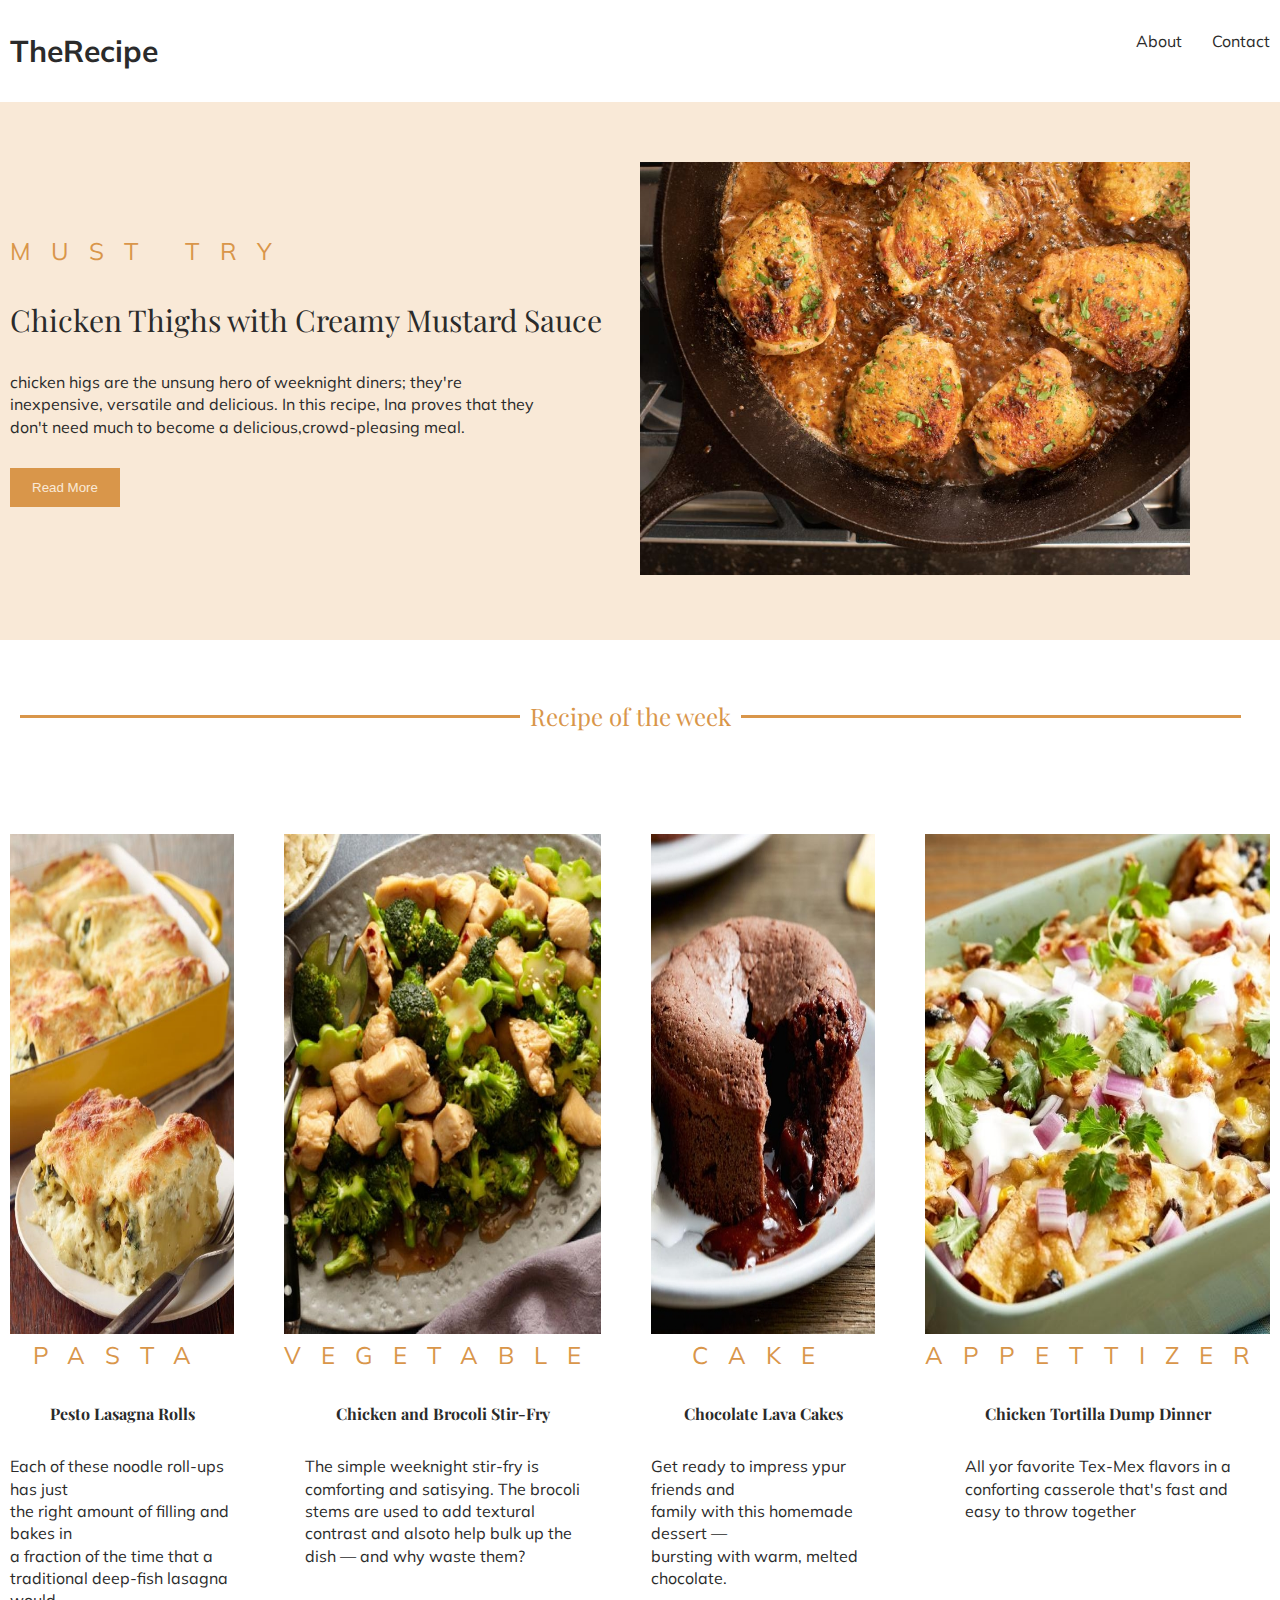
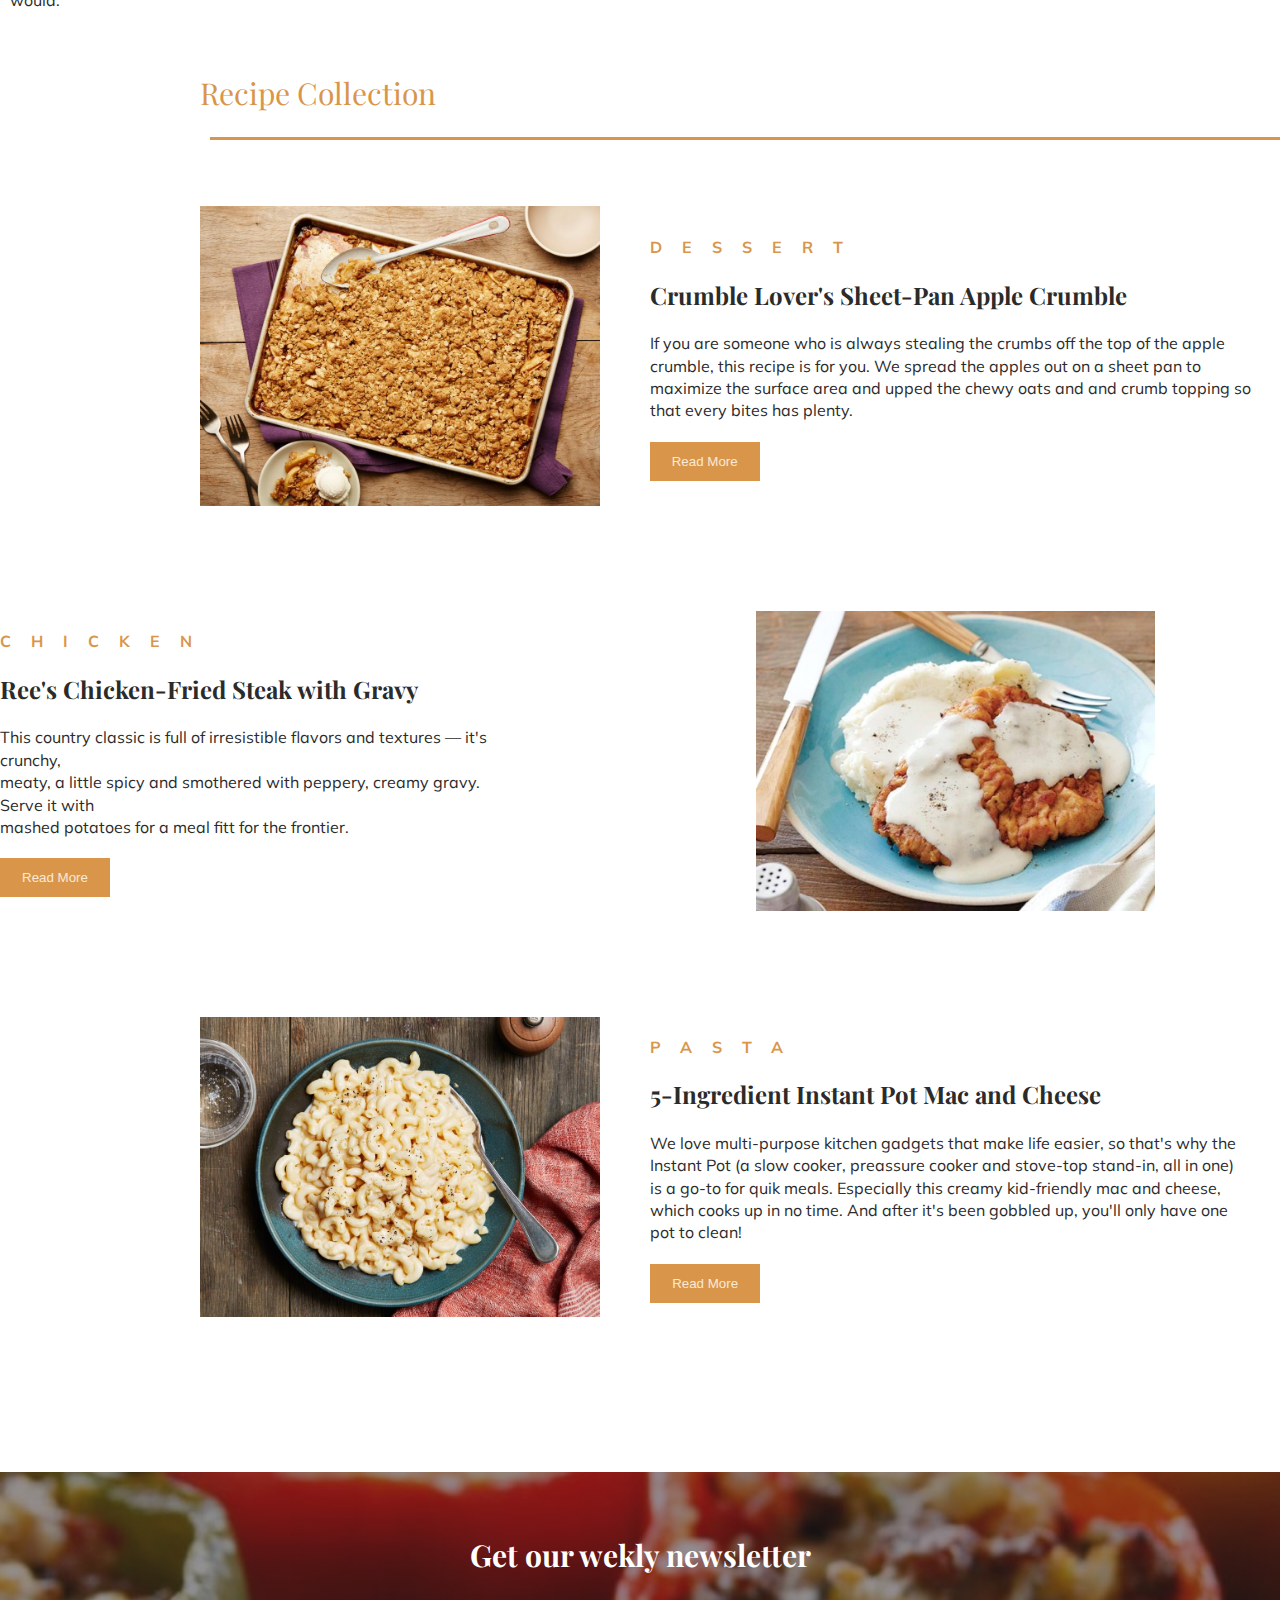
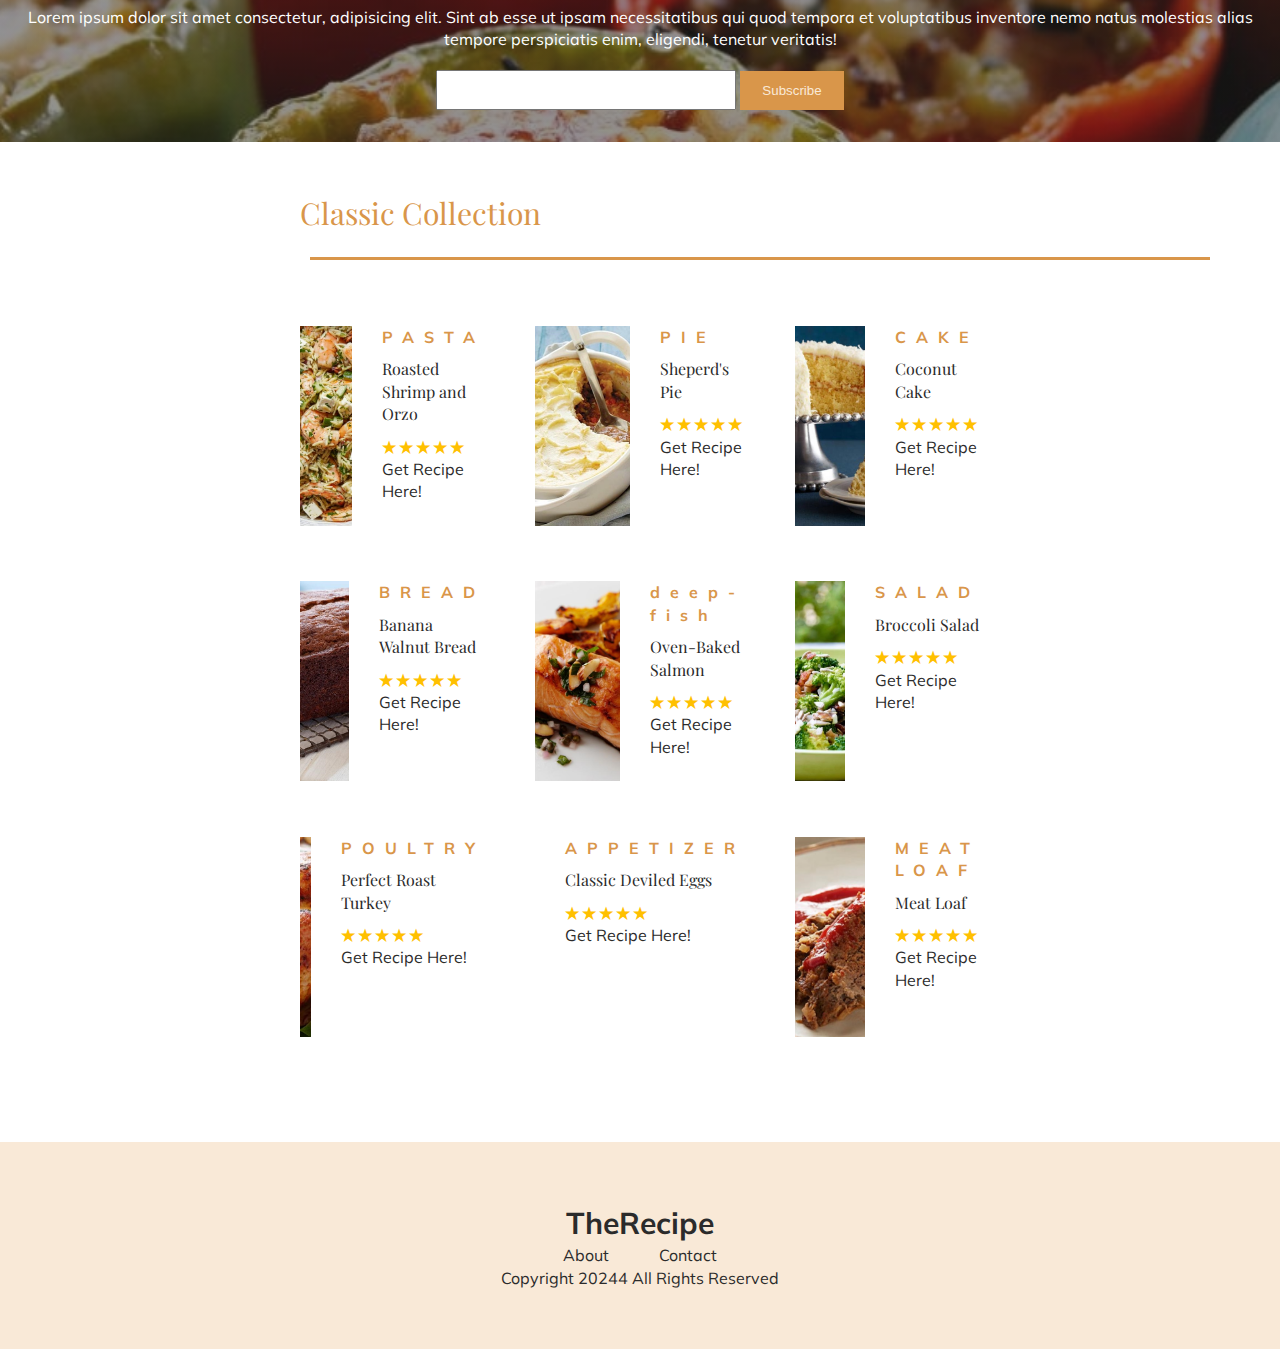
<file: index.html>
<!DOCTYPE html>
<html lang="en">
  <head>
    <meta charset="UTF-8" />
    <meta name="viewport" content="width=device-width, initial-scale=1.0" />
    <title>The Recipe</title>
    <link rel="stylesheet" href="./style.css" />
    <link rel="icon" href="./images/icon.jpg">
  </head>
  <body>
    <!-- HEADER -->
    <header class="header">
      <div class="container">
        <div class="header__wrapper">
          <div class="header__logo">
            <a href="">TheRecipe</a>
          </div>
          <ul class="header__nav">
            <li><a href="./about.html">About</a></li>
            <li><a href="./contact.html">Contact</a></li>
          </ul>
        </div>
      </div>
    </header>
    <!-- HEADER TOP -->
    <section class="headerTop">
      <div class="container">
        <div class="homeTop__wrapper">
          <div class="homeTop__text">
             <h3>MUST TRY</h3>
          <h2>Chicken Thighs with Creamy Mustard Sauce</h2>
            <p>chicken higs are the unsung hero of weeknight diners; they're <br>inexpensive, versatile and delicious. In this recipe, Ina proves that they <br> don't need much to become a delicious,crowd-pleasing meal.</p>
            <button class="btn bg--primary">Read More</button>
          </div>
            <div class="homeTop__img">
                 <img src="./images/chicken.jpeg" alt="" />
            </div>
          </div>
        </div>
      </div>
    </section>

    <!-- MIDDLE -->
     <section class="middle">
        <div class="container">
            <div class="middle__title">
                    <h3> Recipe of the week</h3>
                </div>
            <div class="middle__wrapper"> 
                <div class="middle__card">
                    <img src="./images/pesto_lasagna.jpeg" alt="">
                    <div class="middle__card--details">
                        <h3>
                            PASTA
                        </h3>
                        <h4>Pesto Lasagna Rolls</h4>
                        <p>Each of these noodle roll-ups has just <br> the right amount of filling and bakes in <br> a fraction of the time that a traditional deep-fish lasagna would. </p>
                    </div>
                </div>
                <div class="middle__card">
                    <img src="./images/chicken_broccoli.jpeg" alt="">
                    <div class="middle__card--details">
                        <h3>
                            VEGETABLE
                        </h3>
                        <h4>Chicken and Brocoli Stir-Fry</h4>
                        <p>The simple weeknight stir-fry is <br> comforting and satisying. The brocoli <br> stems are used to add textural <br>contrast and alsoto help bulk up the <br> dish — and why waste them?  </p>
                    </div>
                </div>
                <div class="middle__card">
                    <img src="./images/lava_cake.jpeg" alt="">
                    <div class="middle__card--details">
                        <h3>
                            CAKE
                        </h3>
                        <h4>Chocolate Lava Cakes</h4>
                        <p>Get ready to impress ypur friends and <br>family with this homemade dessert —<br>bursting with warm, melted chocolate. </p>
                    </div>
                </div>
                <div class="middle__card">
                    <img src="./images/tortilla.jpeg" alt="">
                    <div class="middle__card--details">
                        <h3>
                            APPETTIZER
                        </h3>
                        <h4>
                            Chicken Tortilla Dump Dinner
                        </h4>
                        <p>All yor favorite Tex-Mex flavors in a <br>conforting casserole that's fast and <br> easy to throw together </p>
                    </div>
                </div>
            </div>
        </div>
     </section>

     <!-- COLLECTION -->
      <section>
        <div class="collection">
            <div class="collection__title">
                <h2> Recipe Collection</h2>
                <div class="collection__wrapper">
                    <div class="collection__card">
                        <div class="collection__card--img">
                            <img src="./images/crumble.jpeg" alt="">
                        </div>
                        <div class="collection__card--text">
                            <h4>DESSERT</h4>
                            <h3>Crumble Lover's Sheet-Pan Apple Crumble</h3>
                            <p>
                                If you are someone who is always stealing the crumbs off the top of the apple <br> crumble, this recipe is for you. We spread the apples out on a sheet pan to <br>maximize the surface area and upped the chewy oats and and crumb topping so <br> that every bites has plenty.
                            </p>
                            <button class="btn bg--primary">Read More</button>
                        </div>
                    </div>
                    <div class="collection__card">
                        <div class="collection__card--img">
                            <img src="./images/ree's_chicken.jpeg" alt="">
                        </div>
                        <div class="collection__card--text">
                            <h4>CHICKEN</h4>
                            <h3>Ree's Chicken-Fried Steak with Gravy</h3>
                            <p>
                                This country classic is full of irresistible flavors and textures — it's crunchy, <br> meaty, a little spicy and smothered with peppery, creamy gravy. Serve it with <br>mashed potatoes for a meal fitt for the frontier.
                            </p>
                            <button class="btn bg--primary">Read More</button>
                        </div>
                    </div>
                    <div class="collection__card">
                        <div class="collection__card--img">
                            <img src="./images/mac&cheese.jpeg" alt="">
                        </div>
                        <div class="collection__card--text">
                            <h4>PASTA</h4>
                            <h3>5-Ingredient Instant Pot Mac and Cheese</h3>
                            <p>
                               We love multi-purpose kitchen gadgets that make life easier, so that's why the <br>Instant Pot (a slow cooker, preassure cooker and stove-top  stand-in, all in one) <br>is a go-to for quik meals. Especially this creamy kid-friendly mac and cheese,<br> which cooks up in no time. And after it's been gobbled up, you'll only have one <br>pot to clean!
                            </p>
                            <button class="btn bg--primary">Read More</button>
                          
                        </div>
                    </div>
                </div>
            </div>
        </div>  
      </section>

     <!-- SUBSCRIBE -->
      <section class="subscribe">
        <div class="subscribe__wrapper">
            <h2> Get our wekly newsletter</h2>
            <p>Lorem ipsum dolor sit amet consectetur, adipisicing elit. Sint ab esse ut ipsam necessitatibus qui quod tempora et voluptatibus inventore nemo natus molestias alias tempore perspiciatis enim, eligendi, tenetur veritatis!</p>
           <div class="subscribe__text">
            <input type="text">
            <button class="btn bg--primary">Subscribe</button>
           </div>
           
            
        </div>
        
      </section>
      <!-- CLASSIC COLLECTION -->
       <section class="classic">
        <div class="classic__title">
            <h2>Classic  Collection</h2>
            <div class="classic__wrapper">
                <div class="classic__card">
                     <div class="classic__card--img">
                            <img src="./images/shrimp.jpeg" alt="">
                        </div>
                        <div class="classic__card--text">
                            <h3>PASTA</h3>
                            <h4>Roasted Shrimp and Orzo</h4>
                            <h5>★★★★★</h5>
                            <p>
                                Get Recipe Here!
                            </p>
                        </div>
                        
                 </div>
                <div class="classic__card">
                     <div class="classic__card--img">
                            <img src="./images/shepherd's_pie.jpeg" alt="">
                        </div>
                        <div class="classic__card--text">
                            <h3>PIE</h3>
                            <h4>Sheperd's Pie</h4>
                            <h5>★★★★★</h5>
                            <p>
                                Get Recipe Here!
                            </p>
                        </div>
                        
                 </div>
                <div class="classic__card">
                     <div class="classic__card--img">
                            <img src="./images/coconut_cake.jpeg" alt="">
                        </div>
                        <div class="classic__card--text">
                            <h3>CAKE</h3>
                            <h4>Coconut Cake</h4>
                            <h5>★★★★★</h5>
                            <p>
                                Get Recipe Here!
                            </p>
                        </div>
                        
                 </div>
                <div class="classic__card">
                     <div class="classic__card--img">
                            <img src="./images/banana_bread.jpeg" alt="">
                        </div>
                        <div class="classic__card--text">
                            <h3>BREAD</h3>
                            <h4>Banana Walnut Bread</h4>
                            <h5>★★★★★</h5>
                            <p>
                                Get Recipe Here!
                            </p>
                        </div>
                        
                 </div>
                <div class="classic__card">
                     <div class="classic__card--img">
                            <img src="./images/salmon.jpeg" alt="">
                        </div>
                        <div class="classic__card--text">
                            <h3>deep-fish</h3>
                            <h4>Oven-Baked Salmon</h4>
                            <h5>★★★★★</h5>
                            <p>
                                Get Recipe Here!
                            </p>
                        </div>
                        
                 </div>
                <div class="classic__card">
                     <div class="classic__card--img">
                            <img src="./images/broccoli_salad.jpeg" alt="">
                        </div>
                        <div class="classic__card--text">
                            <h3>SALAD</h3>
                            <h4>Broccoli Salad</h4>
                            <h5>★★★★★</h5>
                            <p>
                                Get Recipe Here!
                            </p>
                        </div>
                        
                 </div>
                <div class="classic__card">
                     <div class="classic__card--img">
                            <img src="./images/roast_turkey.jpeg" alt="">
                        </div>
                        <div class="classic__card--text">
                            <h3>POULTRY</h3>
                            <h4>Perfect Roast Turkey</h4>
                            <h5>★★★★★</h5>
                            <p>
                                Get Recipe Here!
                            </p>
                        </div>
                        
                 </div>
                <div class="classic__card">
                     <div class="classic__card--img">
                            <img src="./images/eggs.jpeg" alt="">
                        </div>
                        <div class="classic__card--text">
                            <h3>APPETIZER</h3>
                            <h4>Classic Deviled Eggs</h4>
                            <h5>★★★★★</h5>
                            <p>
                                Get Recipe Here!
                            </p>
                        </div>
                        
                 </div>
                <div class="classic__card">
                     <div class="classic__card--img">
                            <img src="./images/meat loaf.jpeg" alt="">
                        </div>
                        <div class="classic__card--text">
                            <h3>MEAT LOAF</h3>
                            <h4>Meat Loaf</h4>
                            <h5>★★★★★</h5>
                            <p>
                                Get Recipe Here!
                            </p>
                        </div>
                        
                 </div>
                
            </div>
        </div>
       </section>
       <!-- FOOTER -->
        <section class="footer">
            <div class="container">
                <div class="footer__title">
                    <h2>TheRecipe</h2>
                </div>
                <div class="footer__wrapper">
                    <ul class="footer__nav">
                        <li><a href="">About</a></li>
                        <li><a href="">Contact</a></li>
                    </ul>
                    <p>Copyright 20244 All Rights Reserved</p>
                </div>
            </div>
        </section>
  </body>
</html>
</file>
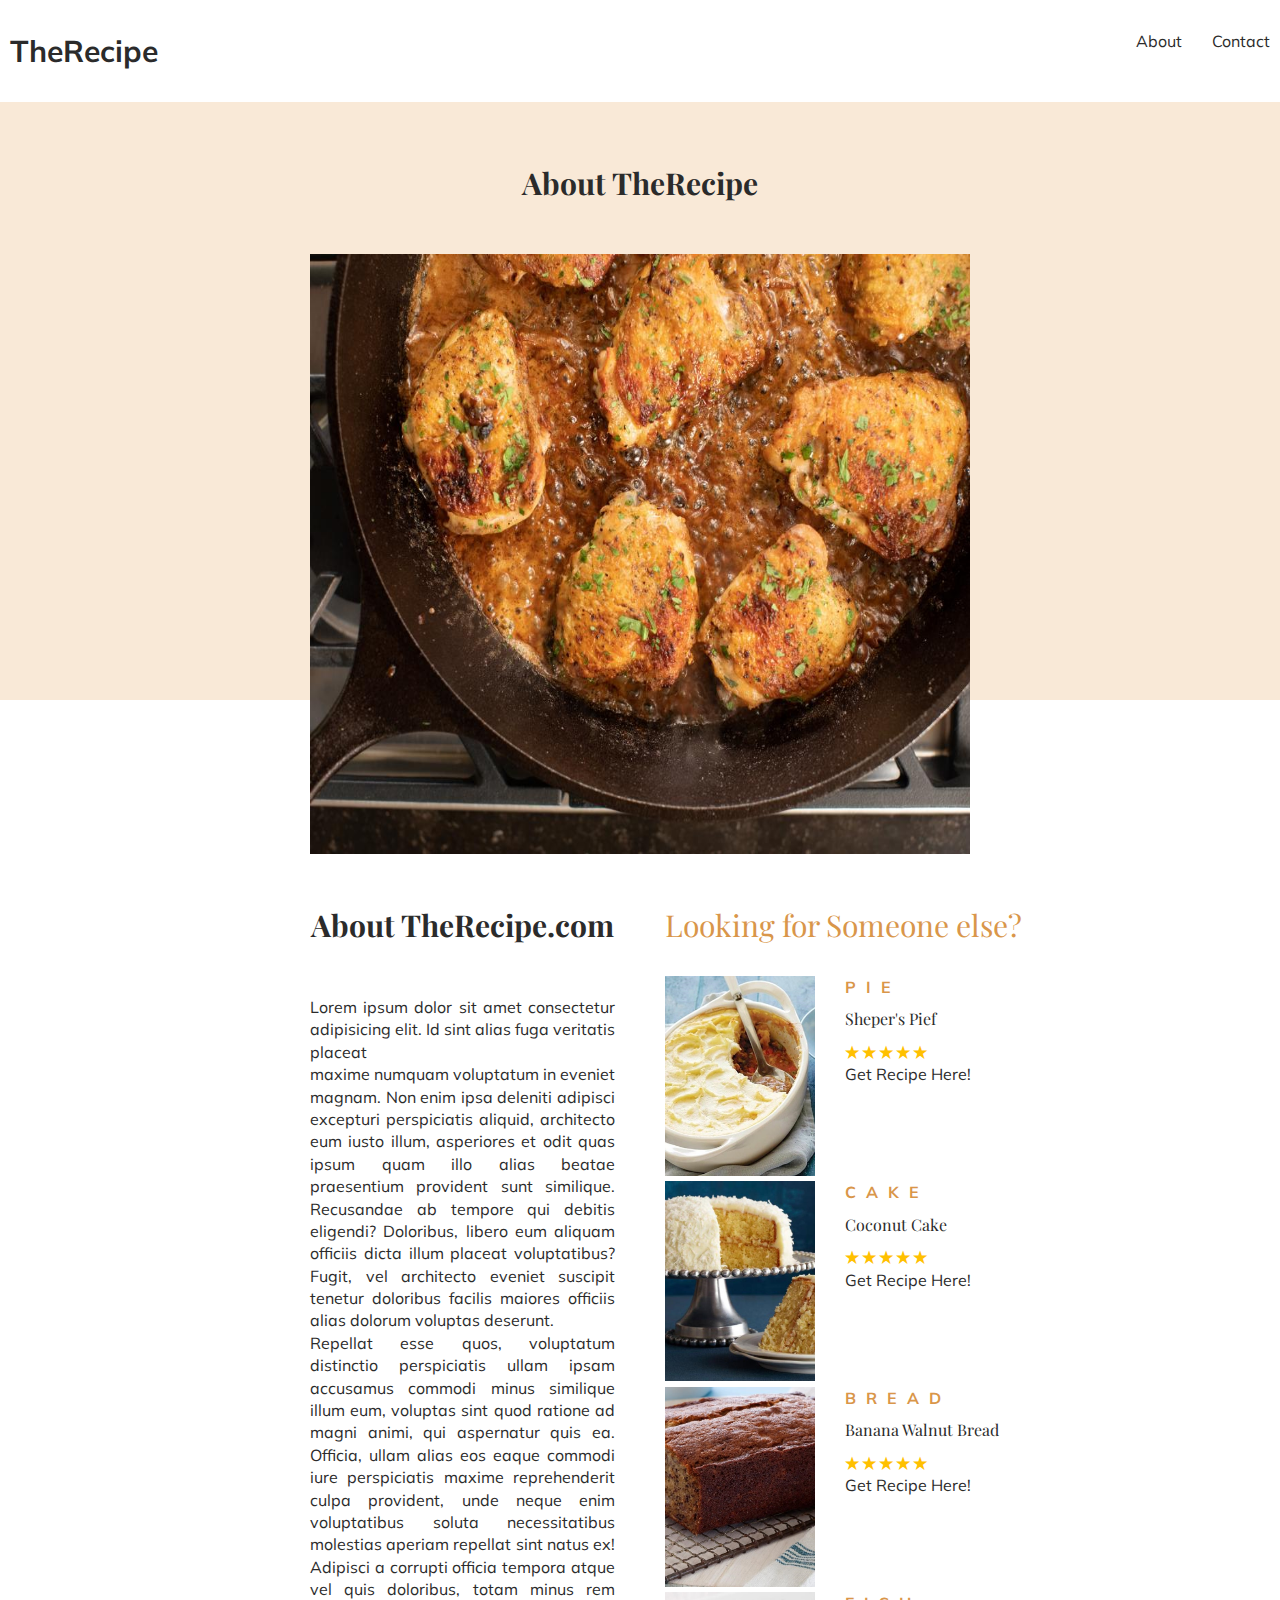
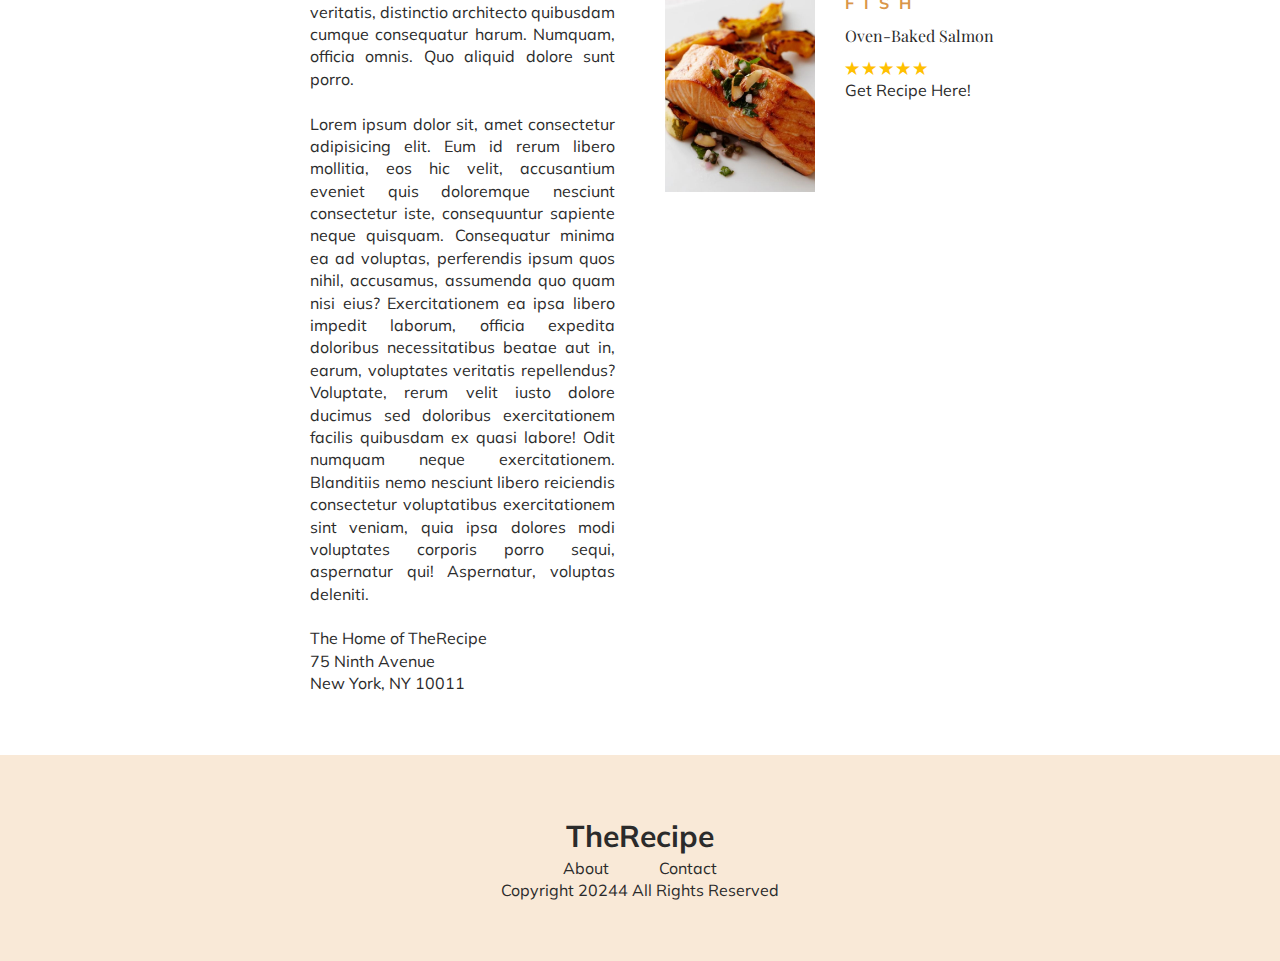
<file: about.html>
<!DOCTYPE html>
<html lang="en">
  <head>
    <meta charset="UTF-8" />
    <meta name="viewport" content="width=device-width, initial-scale=1.0" />
    <title>The Recipe</title>
    <link rel="stylesheet" href="./style.css" />
    <link rel="icon" href="./images/icon.jpg" />
  </head>
  <body>
    <!-- HEADER -->
    <header class="header">
      <div class="container">
        <div class="header__wrapper">
          <div class="header__logo">
            <a href="">TheRecipe</a>
          </div>
          <ul class="header__nav">
            <li><a href="./about.html">About</a></li>
            <li><a href="./contact.html">Contact</a></li>
          </ul>
        </div>
      </div>
    </header>

    <!-- ABOUT -->
    <section class="about">
      <div class="container">
        <div class="about__title">
          <h2>About TheRecipe</h2>
          <img src="./images/chicken.jpeg" alt="" />
        </div>
        <div class="about__wrapper">
          <div class="about__context">
            <h2>About TheRecipe.com</h2>
            <p>
              Lorem ipsum dolor sit amet consectetur adipisicing elit. Id sint
              alias fuga veritatis placeat <br />
              maxime numquam voluptatum in eveniet magnam. Non enim ipsa
              deleniti adipisci excepturi perspiciatis aliquid, architecto eum
              iusto illum, asperiores et odit quas ipsum quam illo alias beatae
              praesentium provident sunt similique. Recusandae ab tempore qui
              debitis eligendi? Doloribus, libero eum aliquam officiis dicta
              illum placeat voluptatibus? Fugit, vel architecto eveniet suscipit
              tenetur doloribus facilis maiores officiis alias dolorum voluptas
              deserunt. <br />Repellat esse quos, voluptatum distinctio
              perspiciatis ullam ipsam accusamus commodi minus similique illum
              eum, voluptas sint quod ratione ad magni animi, qui aspernatur
              quis ea. Officia, ullam alias eos eaque commodi iure perspiciatis
              maxime reprehenderit culpa provident, unde neque enim voluptatibus
              soluta necessitatibus molestias aperiam repellat sint natus ex!
              Adipisci a corrupti officia tempora atque vel quis doloribus,
              totam minus rem veritatis, distinctio architecto quibusdam cumque
              consequatur harum. Numquam, officia omnis. Quo aliquid dolore sunt
              porro.
            </p>
            <br />
            <p>
              Lorem ipsum dolor sit, amet consectetur adipisicing elit. Eum id
              rerum libero mollitia, eos hic velit, accusantium eveniet quis
              doloremque nesciunt consectetur iste, consequuntur sapiente neque
              quisquam. Consequatur minima ea ad voluptas, perferendis ipsum
              quos nihil, accusamus, assumenda quo quam nisi eius?
              Exercitationem ea ipsa libero impedit laborum, officia expedita
              doloribus necessitatibus beatae aut in, earum, voluptates
              veritatis repellendus? Voluptate, rerum velit iusto dolore ducimus
              sed doloribus exercitationem facilis quibusdam ex quasi labore!
              Odit numquam neque exercitationem. Blanditiis nemo nesciunt libero
              reiciendis consectetur voluptatibus exercitationem sint veniam,
              quia ipsa dolores modi voluptates corporis porro sequi, aspernatur
              qui! Aspernatur, voluptas deleniti.
            </p>
            <br />

            <p>The Home of TheRecipe</p>
            <p>75 Ninth Avenue</p>
            <p>New York, NY 10011</p>
          </div>
          <div class="about__recipe">
            <h2>Looking for Someone else?</h2>

            <div class="classic__card">
              <div class="classic__card--img">
                <img src="./images/shepherd's_pie.jpeg" alt="" />
              </div>
              <div class="classic__card--text">
                <h3>PIE</h3>
                <h4>Sheper's Pief</h4>
                <h5>★★★★★</h5>
                <p>Get Recipe Here!</p>
              </div>
            </div>
            <div class="classic__card">
              <div class="classic__card--img">
                <img src="./images/coconut_cake.jpeg" alt="" />
              </div>
              <div class="classic__card--text">
                <h3>CAKE</h3>
                <h4>Coconut Cake</h4>
                <h5>★★★★★</h5>
                <p>Get Recipe Here!</p>
              </div>
            </div>
            <div class="classic__card">
              <div class="classic__card--img">
                <img src="./images/banana_bread.jpeg" alt="" />
              </div>
              <div class="classic__card--text">
                <h3>BREAD</h3>
                <h4>Banana Walnut Bread</h4>
                <h5>★★★★★</h5>
                <p>Get Recipe Here!</p>
              </div>
            </div>
            <div class="classic__card">
              <div class="classic__card--img">
                <img src="./images/salmon.jpeg" alt="" />
              </div>
              <div class="classic__card--text">
                <h3>FISH</h3>
                <h4>Oven-Baked Salmon</h4>
                <h5>★★★★★</h5>
                <p>Get Recipe Here!</p>
              </div>
            </div>
          
          </div>
        </div>
      </div>
    </section>

    <!-- FOOTER -->
    <section class="footer">
      <div class="container">
        <div class="footer__title">
          <h2>TheRecipe</h2>
        </div>
        <div class="footer__wrapper">
          <ul class="footer__nav">
            <li><a href="">About</a></li>
            <li><a href="">Contact</a></li>
          </ul>
          <p>Copyright 20244 All Rights Reserved</p>
        </div>
      </div>
    </section>
  </body>
</html>
</file>
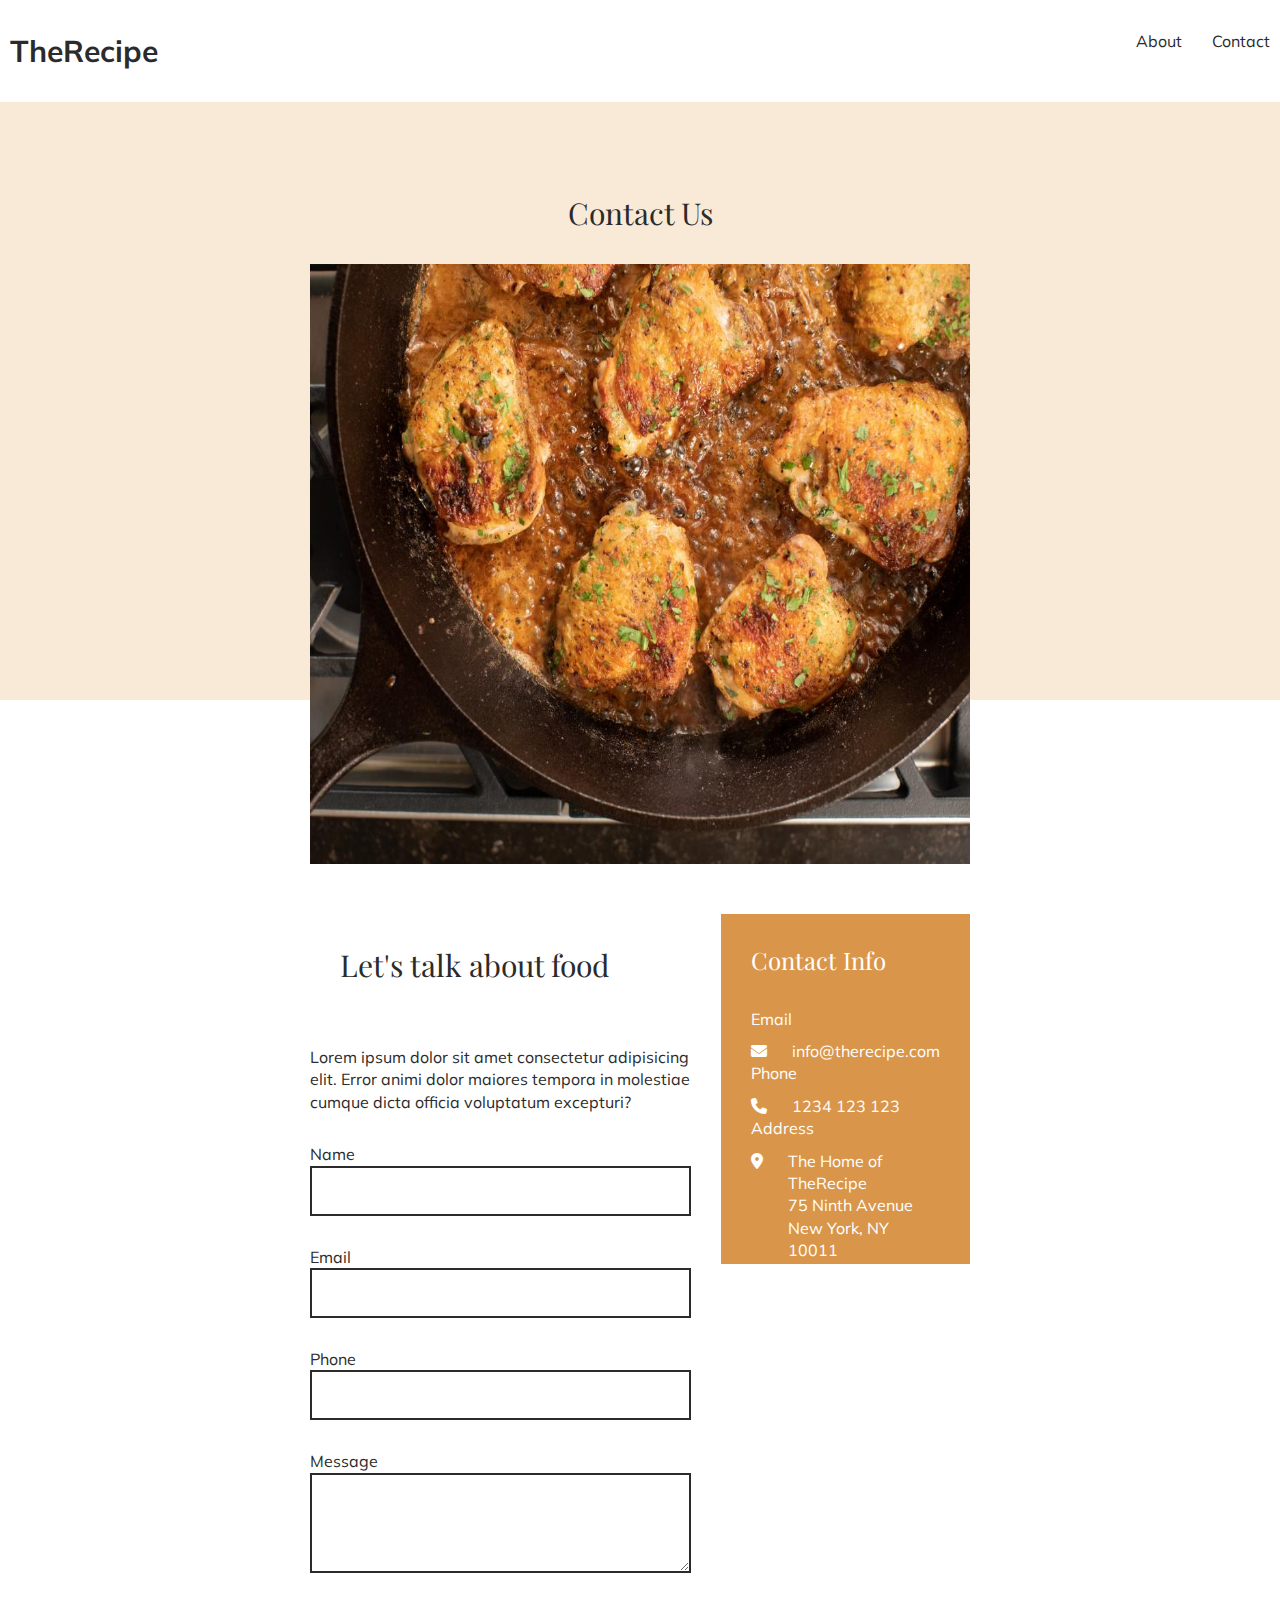
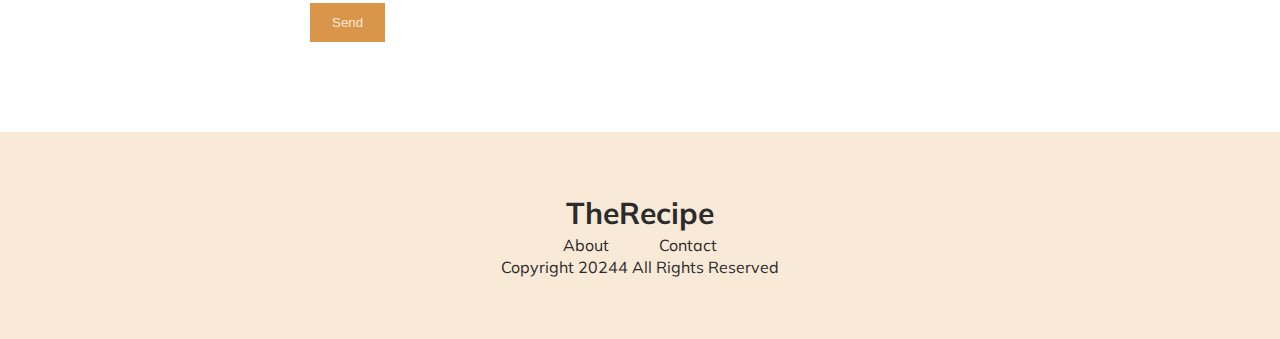
<file: contact.html>
<!DOCTYPE html>
<html lang="en">
  <head>
    <meta charset="UTF-8" />
    <meta name="viewport" content="width=device-width, initial-scale=1.0" />
    <title>The Recipe</title>
    <link rel="stylesheet" href="./style.css" />
    <link rel="icon" href="./images/icon.jpg" />
    <link
      rel="stylesheet"
      href="https://cdnjs.cloudflare.com/ajax/libs/font-awesome/6.6.0/css/all.min.css"
    />
  </head>
  <body>
    <!-- HEADER -->
    <header class="header">
      <div class="container">
        <div class="header__wrapper">
          <div class="header__logo">
            <a href="">TheRecipe</a>
          </div>
          <ul class="header__nav">
             <li><a href="./about.html">About</a></li>
            <li><a href="./contact.html">Contact</a></li>
          </ul>
        </div>
      </div>
    </header>

    <!-- CONTACTS -->
    <section class="contact">
      <div class="container">
        <div class="contact__title">
          <h2>Contact Us</h2>
          <img src="./images/chicken.jpeg" alt="" />

          <div class="contact__wrapper">
            <div class="form">
              <h2>Let's talk about food</h2>
              <p>
                Lorem ipsum dolor sit amet consectetur adipisicing elit. Error
                animi dolor maiores tempora in molestiae cumque dicta officia
                voluptatum excepturi?
              </p>
              <form action="">
                <p>Name</p>
                <input type="text" placeholder="" name="name" />
                <p>Email</p>
                <input type="text" placeholder="" name="name" />
                <p>Phone</p>
                <input type="text" placeholder="" name="Email Address" />
                <p>Message</p>
                <textarea placeholder=""></textarea>
                <button href="" class="btn bg--primary">Send</button>
              </form>
            </div>
            <div class="form__info">
              <h3>Contact Info</h3>
              <ul class="social">
                <p>Email</p>
                <li>
                  <a href=""><i class="fa-solid fa-envelope"></i></a
                  >info@therecipe.com
                </li>
                <p>Phone</p>
                <li>
                  <a href=""><i class="fa-solid fa-phone"></i></a>1234 123 123
                </li>
                <p>Address</p>
                <li>
                  <a href=""><i class="fa-solid fa-location-dot"></i></a>
                  <p>The Home of TheRecipe <br> 75 Ninth Avenue <br>New York, NY 10011 </p>
                  <!-- <p></p>
                  <p></p> -->
                </li>
              </ul>
            </div>
          </div>
        </div>
      </div>
    </section>

    <!-- FOOTER -->
    <section class="footer">
      <div class="container">
        <div class="footer__title">
          <h2>TheRecipe</h2>
        </div>
        <div class="footer__wrapper">
          <ul class="footer__nav">
            <li><a href="">About</a></li>
            <li><a href="">Contact</a></li>
          </ul>
          <p>Copyright 20244 All Rights Reserved</p>
        </div>
      </div>
    </section>
  </body>
</html>
</file>
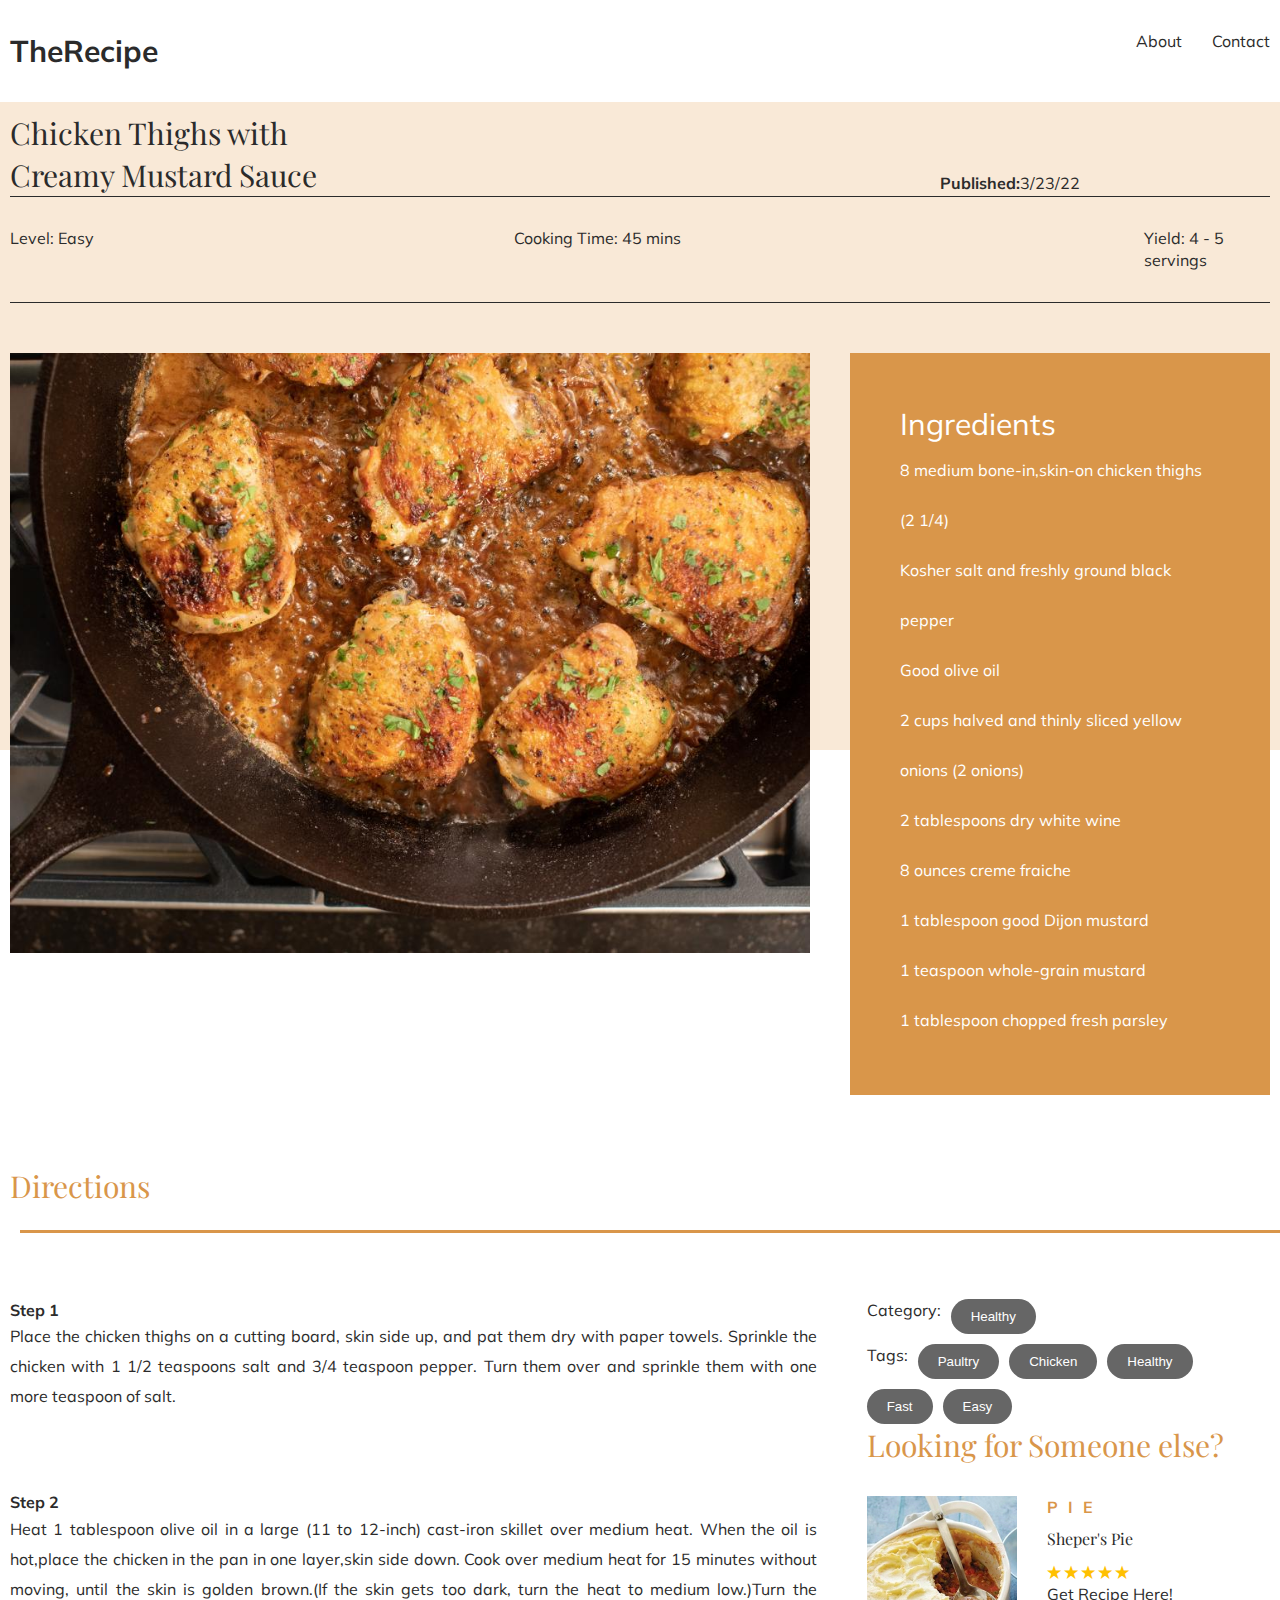
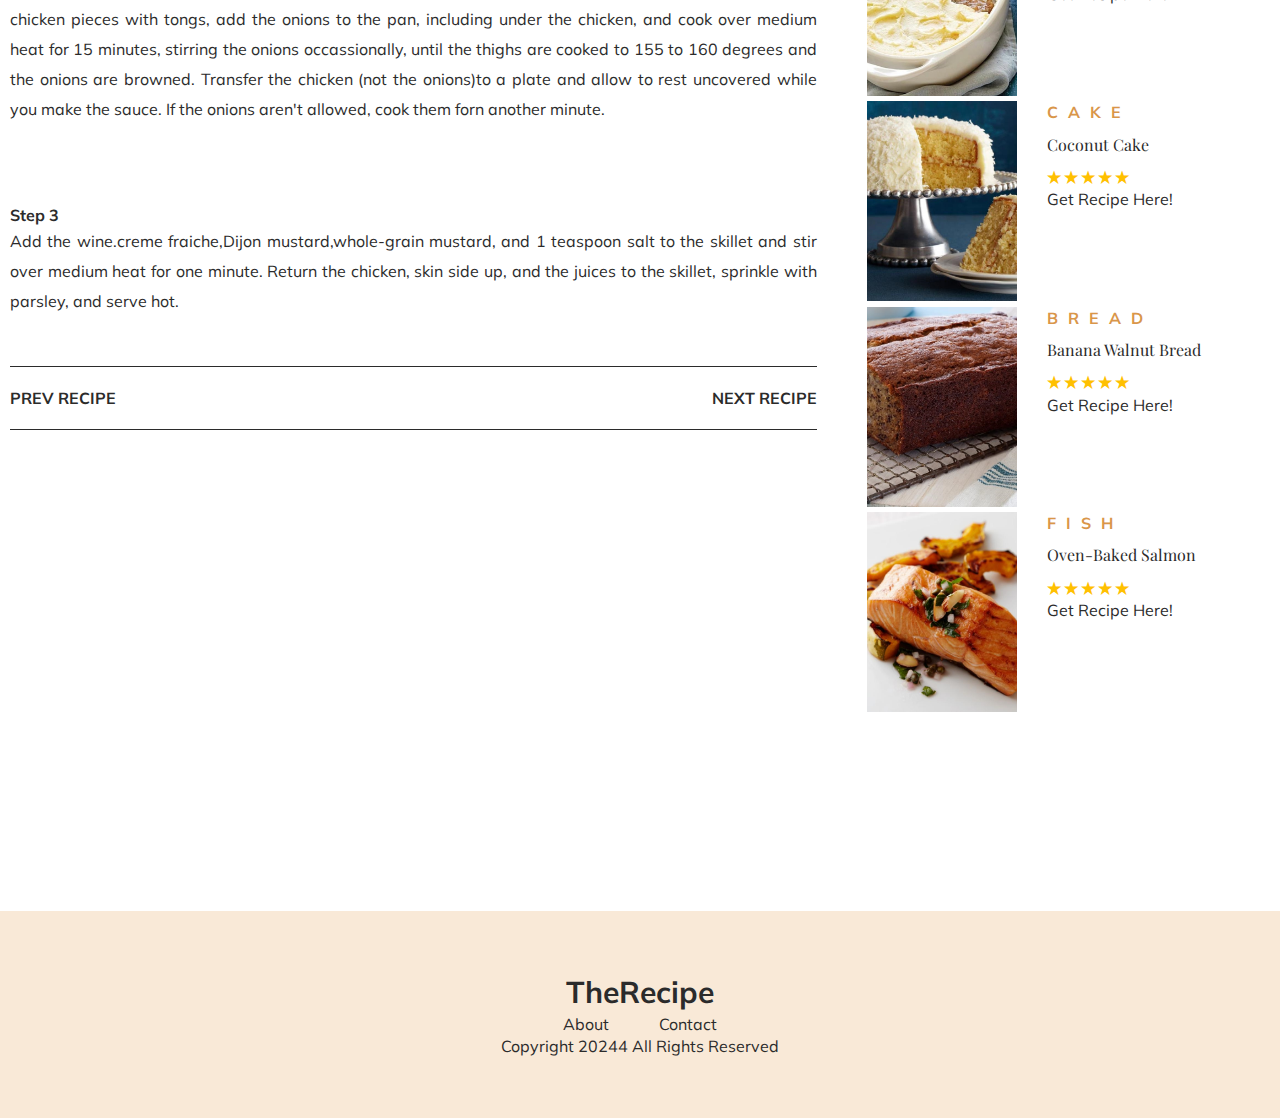
<file: single.html>
<!DOCTYPE html>
<html lang="en">
  <head>
    <meta charset="UTF-8" />
    <meta name="viewport" content="width=device-width, initial-scale=1.0" />
    <title>The Recipe</title>
    <link rel="stylesheet" href="./style.css" />
    <link rel="icon" href="./images/icon.jpg" />
    
  </head>
  <body>
    <!-- HEADER -->
    <header class="header">
      <div class="container">
        <div class="header__wrapper">
          <div class="header__logo">
            <a href="">TheRecipe</a>
          </div>
          <ul class="header__nav">
            <li><a href="">About</a></li>
            <li><a href="">Contact</a></li>
          </ul>
        </div>
      </div>
    </header>

    <!-- TOP -->
    <section class="top">
      <div class="container">
        <div class="top__title">
          <div class="top1">
            <h2>Chicken Thighs with <br />Creamy Mustard Sauce</h2>
          </div>
          <div class="top2">
            <table>
              <tr>
                <td>Published:</td>
                <td>3/23/22</td>
              </tr>
            </table>
          </div>
        </div>
        <div class="top__banner">
          <div class="top3">
            <tr>
              <td>Level:</td>
              <td>Easy</td>
            </tr>
          </div>
          <div class="top4">
            <tr>
              <td>Cooking Time:</td>
              <td>45 mins</td>
            </tr>
          </div>
          <div class="top5">
            <tr>
              <td>Yield:</td>
              <td>4 - 5 servings</td>
            </tr>
          </div>
        </div>
        <div class="top__wrapper">
          <div class="top__img">
            <img src="./images/chicken.jpeg" alt="" />
          </div>
          <div class="top__ingredient">
            <h2>Ingredients</h2>
            <p>8 medium bone-in,skin-on chicken thighs (2 1/4)</p>
            <p>Kosher salt and freshly ground black pepper</p>
            <p>Good olive oil</p>
            <p>2 cups halved and thinly sliced yellow onions (2 onions)</p>
            <p>2 tablespoons dry white wine</p>
            <p>8 ounces creme fraiche</p>
            <p>1 tablespoon good Dijon mustard</p>
            <p>1 teaspoon whole-grain mustard</p>
            <p>1 tablespoon chopped fresh parsley</p>
          </div>
        </div>
      </div>
    </section>
    <!-- DIRECTIONS -->
    
    <section class="direct">
      <div class="container">
        <div class="direct__title">
          <h2>Directions</h2>
        </div>
        <div class="direct__wrapper">
          <div class="steps">
            <h4>Step 1</h4>
            <p>
              Place the chicken thighs on a cutting board, skin side up, and pat
              them dry with paper towels. Sprinkle the chicken with 1 1/2
              teaspoons salt and 3/4 teaspoon pepper. Turn them over and
              sprinkle them with one more teaspoon of salt. <br /><br />
            </p>
            <h4>Step 2</h4>
            <p>
              Heat 1 tablespoon olive oil in a large (11 to 12-inch) cast-iron
              skillet over medium heat. When the oil is hot,place the chicken in
              the pan in one layer,skin side down. Cook over medium heat for 15
              minutes without moving, until the skin is golden brown.(If the
              skin gets too dark, turn the heat to medium low.)Turn the chicken
              pieces with tongs, add the onions to the pan, including under the
              chicken, and cook over medium heat for 15 minutes, stirring the
              onions occassionally, until the thighs are cooked to 155 to 160
              degrees and the onions are browned. Transfer the chicken (not the
              onions)to a plate and allow to rest uncovered while you make the
              sauce. If the onions aren't allowed, cook them forn another
              minute. <br /><br />
            </p>
            <h4>Step 3</h4>
            <p>
              Add the wine.creme fraiche,Dijon mustard,whole-grain mustard, and
              1 teaspoon salt to the skillet and stir over medium heat for one
              minute. Return the chicken, skin side up, and the juices to the
              skillet, sprinkle with parsley, and serve hot.
            </p>
            
            <div class="direction__nav">
            <h3>PREV RECIPE</h3>
            <h3>NEXT RECIPE</h3>
          </div>
          <div class="video">
           <iframe width="560" height="315" src="https://www.youtube.com/embed/nDpb7_44-RU?si=zmn4jTOofQ5-cksJ" title="YouTube video player" frameborder="0" allow="accelerometer; autoplay; clipboard-write; encrypted-media; gyroscope; picture-in-picture; web-share" referrerpolicy="strict-origin-when-cross-origin" allowfullscreen></iframe>
          </div>
          </div>

          <div class="selection">
            <div class="tags">
              <div class="tags__detail">
                <p>Category:</p>
                <button class="btn bg--secondary">Healthy</button>
              </div>

              <div class="tags__detail">
                <p>Tags:</p>
                <button class="btn bg--secondary">Paultry</button>
                <button class="btn bg--secondary">Chicken</button>
                <button class="btn bg--secondary">Healthy</button>
              </div>
              <div class="tags__detail">
                <button class="btn bg--secondary">Fast</button>
                <button class="btn bg--secondary">Easy</button>
              </div>
            </div>
            <div class="about__recipe">
              <h2>Looking for Someone else?</h2>

              <div class="classic__card">
                <div class="classic__card--img">
                  <img src="./images/shepherd's_pie.jpeg" alt="" />
                </div>
                <div class="classic__card--text">
                  <h3>PIE</h3>
                  <h4>Sheper's Pie</h4>
                  <h5>★★★★★</h5>
                  <p>Get Recipe Here!</p>
                </div>
              </div>
              <div class="classic__card">
                <div class="classic__card--img">
                  <img src="./images/coconut_cake.jpeg" alt="" />
                </div>
                <div class="classic__card--text">
                  <h3>CAKE</h3>
                  <h4>Coconut Cake</h4>
                  <h5>★★★★★</h5>
                  <p>Get Recipe Here!</p>
                </div>
              </div>
              <div class="classic__card">
                <div class="classic__card--img">
                  <img src="./images/banana_bread.jpeg" alt="" />
                </div>
                <div class="classic__card--text">
                  <h3>BREAD</h3>
                  <h4>Banana Walnut Bread</h4>
                  <h5>★★★★★</h5>
                  <p>Get Recipe Here!</p>
                </div>
              </div>
              <div class="classic__card">
                <div class="classic__card--img">
                  <img src="./images/salmon.jpeg" alt="" />
                </div>
                <div class="classic__card--text">
                  <h3>FISH</h3>
                  <h4>Oven-Baked Salmon</h4>
                  <h5>★★★★★</h5>
                  <p>Get Recipe Here!</p>
                </div>
              </div>
              
            </div>
          </div>
       
        </div>
      </div>
    </section>
    <!-- FOOTER -->
    <section class="footer">
      <div class="container">
        <div class="footer__title">
          <h2>TheRecipe</h2>
        </div>
        <div class="footer__wrapper">
          <ul class="footer__nav">
            <li><a href="">About</a></li>
            <li><a href="">Contact</a></li>
          </ul>
          <p>Copyright 20244 All Rights Reserved</p>
        </div>
      </div>
    </section>
  </body>
</html>
</file>
<file: style.css>
@import url("https://fonts.googleapis.com/css2?family=Mulish&display=swap");
@import url("https://fonts.googleapis.com/css2?family=Playfair+Display:wght@700&display=swap");
:root {
  --font-primary: "Mulish", sans-serif;
  --font-secondary: "Playfair Display", serif;
  --clr-dark: #2b2b2b;
  --clr-light: #ffff;
  --clr-acccent: #d9964a;
  --clr-blue: #0b5089;
  --clr-border: #f9e9d7;
  --clr-gray: #666666;
  --h1: 90px;
  --h2: 30px;
  --h3: 24px;
  --h4: 16px;
  --h5: 12px;
  --h6: 10px;
}

* {
  -webkit-box-sizing: border-box;
  -moz-box-sizing: border-box;
  box-sizing: border-box;
}
*:before,
*:after {
  -webkit-box-sizing: border-box;
  -moz-box-sizing: border-box;
  box-sizing: border-box;
}

html,
body,
div,
span,
applet,
object,
iframe,
h1,
h2,
h3,
h4,
h5,
h6,
p,
blockquote,
pre,
a,
abbr,
acronym,
address,
big,
cite,
code,
del,
dfn,
em,
font,
ins,
kbd,
q,
s,
samp,
small,
strike,
strong,
sub,
sup,
tt,
var,
dl,
dt,
dd,
ol,
ul,
li,
fieldset,
form,
label,
legend,
table,
caption,
tbody,
tfoot,
thead,
tr,
th,
td {
  border: 0;
  font-family: inherit;
  font-size: 100%;
  font-style: inherit;
  font-weight: inherit;
  margin: 0;
  outline: 0;
  padding: 0;
  vertical-align: baseline;
  scroll-behavior: smooth;
  list-style: none;
}

html {
  font-size: 62.5%;
  height: 100%;
}

body {
  color: var(--clr-dark);
  font-family: var(--font-primary);
  font-size: 1.6rem;
  overflow-x: hidden;
  line-height: 1.4;
}

table {
  border-collapse: collapse;
  border-spacing: 0;
}

article,
aside,
footer,
header,
nav,
section,
time {
  display: block;
}

a {
  text-decoration: none;
}
img {
  max-width: 100%;
}

.container {
  width: 100%;
  max-width: 150rem;
  margin: 0 auto;
  padding: 1rem;
}
/* HEADER */
.header {
  padding: 2rem 0;
  background-color: var(--clr-light);
}
.header__wrapper {
  display: flex;
  flex-direction: row;
  justify-content: space-between;
}
.header__nav {
  display: flex;
  gap: 3rem;
}
.header__logo a {
  color: var(--clr-dark);
  font-size: 3rem;
  font-family: var(--font-primary);
  font-weight: 700;
}
.header__nav li a {
  color: var(--clr-dark);
}
/* HEADER TOP */
.headerTop {
  padding: 5rem 0;
  background-color: var(--clr-border);
  color: var(--clr-dark);
}
.homeTop__wrapper {
  display: grid;
  grid-template-columns: 1fr 1fr;
  justify-content: space-between;
  align-items: center;
}
.homeTop__wrapper img {
  width: 55rem;
}
.homeTop__wrapper h3 {
  color: var(--clr-acccent);
  font-size: var(--h3);
  font-family: var(--font-primary);
  margin-bottom: 3rem;
  letter-spacing: 2rem;
}
.homeTop__wrapper h2 {
  font-size: var(--h2);
  font-family: var(--font-secondary);
  margin-bottom: 3rem;
}
.homeTop__wrapper p {
  margin-bottom: 3rem;
}
/* MIDDLE */
.midlle {
  padding: 5rem;
}
.middle__title h3 {
  padding: 5rem 0;
  font-size: var(--h3);
  font-weight: 400;
  font-family: var(--font-secondary);
  color: var(--clr-acccent);
  display: flex;
  justify-content: center;
}
.middle__title h3:before {
  content: " ";
  display: inline-block;
  position: relative;
  background-color: var(--clr-acccent);
  width: 50rem;
  height: 0.3rem;
  right: 1rem;
  bottom: -1.5rem;
}
.middle__title h3:after {
  content: " ";
  display: inline-block;
  position: relative;
  background-color: var(--clr-acccent);
  width: 50rem;
  height: 0.3rem;
  right: 1rem;
  bottom: -1.5rem;
  margin-left: 2rem;
}
.middle__wrapper {
  padding: 5rem 0;
  display: grid;
  grid-template-columns: 1fr 1fr 1fr 1fr;
  gap: 5rem;
}
.middle__card--details h3 {
  font-size: var(--h3);
  font-family: var(--font-primary);
  color: var(--clr-acccent);
  display: flex;
  justify-content: center;
  letter-spacing: 2rem;
}
.middle__card--details h4 {
  font-size: var(--h4);
  font-family: var(--font-secondary);
  color: var(--clr-dark);
  font-weight: 700;
  display: flex;
  justify-content: center;
  margin-top: 3rem;
}
.middle__card--details p {
  margin-top: 3rem;
  display: flex;
  justify-content: center;
}
.middle__card img {
  height: 50rem;
}
/* COLLECTION */
.collection__wrapper {
  padding: 5rem 0;
}
.collection__title h2 {
  margin-left: 20rem;
  font-size: var(--h2);
  font-family: var(--font-secondary);
  color: var(--clr-acccent);
}
.collection__title h2:after {
  content: " ";
  display: inline-block;
  position: relative;
  background-color: var(--clr-acccent);
  width: 125rem;
  height: 0.3rem;
  right: 1rem;
  bottom: 0.7rem;
  margin-left: 2rem;
}
.collection__card--text h4 {
  font-size: var(--h4);
  font-family: var(--font-primary);
  color: var(--clr-acccent);
  font-weight: 700;
  letter-spacing: 2rem;
  margin-bottom: 2rem;
}
.collection__card--text h3 {
  margin-bottom: 2rem;
  font-size: var(--h3);
  font-family: var(--font-secondary);
  font-weight: 700;
}
.collection__card--text p {
  margin-bottom: 2rem;
}
.collection__card {
  display: flex;
  flex-direction: row;
  align-items: center;
  gap: 5rem;
  margin-bottom: 10rem;
}
.collection__card img {
  margin-left: 20rem;
  height: 30rem;
}

.collection__card:nth-child(even) {
  flex-direction: row-reverse;
  margin-right: 20rem;
}

/* SUBSCRIBE */
.subscribe__wrapper {
  background: linear-gradient(rgba(38, 37, 37, 0.5), rgba(38, 37, 37, 0.5)),
    url(./images/bell_pepper.jpeg);
  height: 30vh;
  background-size: cover;
  background-repeat: no-repeat;
  display: flex;
  flex-direction: column;
  justify-content: center;
  text-align: center;
  align-items: center;
}
.subscribe__wrapper h2 {
  padding: 3rem 0;
  font-size: var(--h2);
  color: var(--clr-light);
  font-weight: 700;
  font-family: var(--font-secondary);
}
.subscribe__wrapper p {
  color: var(--clr-light);
  margin-bottom: 2rem;
}
/* .subscribe__text button{
  
  
} */
input {
  height: 4rem;
  width: 30rem;
}

/* CLASSIC COLLECTION */
.classic {
  padding: 5rem 0;
}
.classic__wrapper {
  padding: 5rem 0;
  display: grid;
  grid-template-columns: 1fr 1fr 1fr;
  gap: 5rem;
  margin-left: 30rem;
  margin-right: 30rem;
}
.classic__title h2 {
  margin-left: 30rem;
  font-size: var(--h2);
  color: var(--clr-acccent);
  font-family: var(--font-secondary);
}
.classic__title h2:after {
  content: " ";
  display: inline-block;
  position: relative;
  background-color: var(--clr-acccent);
  width: 90rem;
  height: 0.3rem;
  right: 1rem;
  bottom: 0.7rem;
  margin-left: 2rem;
}
.classic__card img {
  width: 15rem;
  height: 20rem;
  object-fit: cover;
}
.classic__card {
  display: flex;
  flex-direction: row;
  gap: 3rem;
  /* max-width: 30rem; */
}
.classic__card h3 {
  color: var(--clr-acccent);
  letter-spacing: 1rem;
  font-weight: 700;
  margin-bottom: 1rem;
}
.classic__card h4 {
  font-family: var(--font-secondary);
  font-size: var(--h4);
  margin-bottom: 1rem;
}
.classic__card h5 {
  color: #ffc000;
  font-weight: 900;
  letter-spacing: 0.3rem;
}
/* FOOTER */
.footer {
  padding: 5rem 0;
  background-color: var(--clr-border);
}
.footer__wrapper {
  display: flex;
  flex-direction: column;
  justify-content: center;
  align-items: center;
}
.footer__nav {
  display: flex;
  gap: 5rem;
  font-family: var(--font-primary);
}
.footer__title h2 {
  font-size: var(--h2);
  display: flex;
  justify-content: center;
  font-family: var(--font-primary);
  font-weight: 700;
}
.footer__nav li a {
  color: var(--clr-dark);
}
/* ABOUT*/
.about {
  padding: 5rem 0;
}
.about__recipe h2 {
  margin-bottom: 3rem;
  font-size: var(--h2);
  color: var(--clr-acccent);
  font-family: var(--font-secondary);
}
.about__title h2 {
  font-size: var(--h2);
  font-weight: 700;
  text-align: center;
  margin-bottom: 5rem;
  font-family: var(--font-secondary);
}
.about__title {
  display: flex;
  flex-direction: column;
  justify-content: center;
  align-items: center;
  margin-left: 30rem;
  margin-right: 30rem;
}
.about__title:before {
  content: " ";
  display: inline-block;
  position: absolute;
  background-color: var(--clr-border);
  width: 200rem;
  height: 60rem;
  top: 5rem;
  z-index: -2;
  margin-top: 5rem;
}
.about__title img {
  height: 60rem;
  width: 100%;
  margin-bottom: 5rem;
}
.about__wrapper {
  display: grid;
  grid-template-columns: 1fr 1fr;
  gap: 5rem;
}
.about__context h2 {
  font-size: var(--h2);
  font-family: var(--font-secondary);
  font-weight: 700;
  display: flex;
  justify-content: center;
  margin-bottom: 5rem;
}
.about__context p {
  display: flex;
  text-align: justify;
}
.about__context {
  margin-left: 30rem;
}
.about__recipe {
  gap: 20rem;
  margin-bottom: 5rem;
  /* margin-left: 5rem; */
}
/* CONTACTS */
.contact {
  padding: 5rem 0;
}
.contact__title h2 {
  font-size: var(--h2);
  font-family: var(--font-secondary);
  padding: 3rem;
}
.contact__title {
  margin-bottom: 3rem;
  display: flex;
  flex-direction: column;
  justify-content: center;
  align-items: center;
  margin-left: 30rem;
  margin-right: 30rem;
}
.contact__title:before {
  content: " ";
  display: inline-block;
  position: absolute;
  background-color: var(--clr-border);
  width: 200rem;
  height: 60rem;
  top: 5rem;
  z-index: -2;
  margin-top: 5rem;
}
.contact__title img {
  height: 60rem;
  width: 100%;
  margin-bottom: 5rem;
}
form input {
  display: flex;
  margin-bottom: 3rem;
  width: 100%;
  max-width: 50rem;
  height: 5rem;
  border: 2px solid var(--clr-dark);
}
textarea {
  display: flex;
  margin-bottom: 3rem;
  width: 100%;
  max-width: 50rem;
  height: 10rem;
  border: 2px solid var(--clr-dark);
}
.contact__wrapper {
  display: grid;
  grid-template-columns: 2fr 1fr;
  gap: 3rem;
}
.form__info {
  padding: 3rem;
  background-color: var(--clr-acccent);
  height: 35rem;
}
.form h2 {
  margin-bottom: 3rem;
}
.form p {
  margin-top: 3rem;
}
.form__info h3 {
  margin-bottom: 3rem;
  font-size: var(--h3);
  color: var(--clr-light);
  font-family: var(--font-secondary);
}
.social p {
  color: var(--clr-light);
  margin-bottom: 1rem;
}
.social li a {
  color: var(--clr-light);
}
.social li {
  color: var(--clr-light);
  display: flex;
  gap: 2.5rem;
}
/* SINGLE */
.top__title {
  display: grid;
  grid-template-columns: 1fr 1fr;
}
.top1 h2 {
  font-size: var(--h2);
  font-family: var(--font-secondary);
}
table {
  margin-top: 6rem;
  margin-left: 30rem;
}
table td:first-child {
  font-weight: bold;
}
.top__banner {
  display: grid;
  grid-template-columns: 4fr 5fr 1fr;
  border-bottom: 1px solid var(--clr-dark);
  border-top: 1px solid var(--clr-dark);
  padding: 3rem 0;
}
.top__wrapper {
  display: grid;
  grid-template-columns: 1fr 1fr;
}

.top:before {
  content: " ";
  display: inline-block;
  position: absolute;
  background-color: var(--clr-border);
  width: 200rem;
  height: 70rem;
  top: 5rem;
  z-index: -2;
}
.top__img {
  width: 80rem;
  margin-top: 5rem;
}
.top__ingredient {
  background-color: var(--clr-acccent);
  padding: 5rem;
  margin-left: 4rem;
  margin-top: 5rem;
}
.top__ingredient h2 {
  font-size: var(--h2);
  color: var(--clr-light);
}
.top__ingredient p {
  color: var(--clr-light);
  line-height: 5rem;
}

/* DIRECTIONS */
.direction {
  padding: 5rem 0;
}
.direction__title h2 {
  font-size: var(--h2);
  font-family: var(--font-secondary);
  color: var(--clr-acccent);
}
.direction h2:after {
  content: " ";
  display: inline-block;
  position: relative;
  background-color: var(--clr-acccent);
  width: 131rem;
  height: 0.3rem;
  right: 1rem;
  bottom: 0.7rem;
  margin-left: 2rem;
}
/* DIRECTION */

.direct {
  padding: 5rem 0;
}
.direct__title h2 {
  font-size: var(--h2);
  font-family: var(--font-secondary);
  color: var(--clr-acccent);
  margin-bottom: 5rem;
}
.direct__title h2:after {
  content: " ";
  display: inline-block;
  position: relative;
  background-color: var(--clr-acccent);
  width: 130.5rem;
  height: 0.3rem;
  left: 1rem;
  bottom: 0.7rem;
}
.direct__wrapper {
  display: grid;
  grid-template-columns: 2fr 1fr;
  gap: 5rem;
}
.tags {
  display: flex;
  flex-direction: column;
  gap: 1rem;
}
.tags__detail {
  display: flex;
  gap: 1rem;
}
.steps h4{
font-size: var(--h4);
font-weight: 700;
}
.steps p{
  margin-bottom: 5rem;
  text-align: justify;
  line-height: 3rem;
  
}
.direction__nav{
  display: flex;
  flex-direction: row;
  justify-content: space-between;
  border-bottom: 1px solid var(--clr-dark);
  border-top: 1px solid var(--clr-dark);
  padding: 2rem 0;
}
.direction__nav h3{
  font-weight: bold;
}
.video{
  padding: 5rem 0;
}

/* REPEATABLE PATTERNS */
.btn {
  background-color: transparent;
  border: var(--clr-border);
  padding: 1rem 2rem;
  color: var(--clr-acccent);
}
.btn.bg--primary {
  background-color: var(--clr-acccent);
  border: 2px solid var(--clr-acccent);
  color: var(--clr-border);
}
.btn.bg--secondary {
  background-color: var(--clr-gray);
  border-radius: 3rem;
  color: var(--clr-light);
}
</file>
